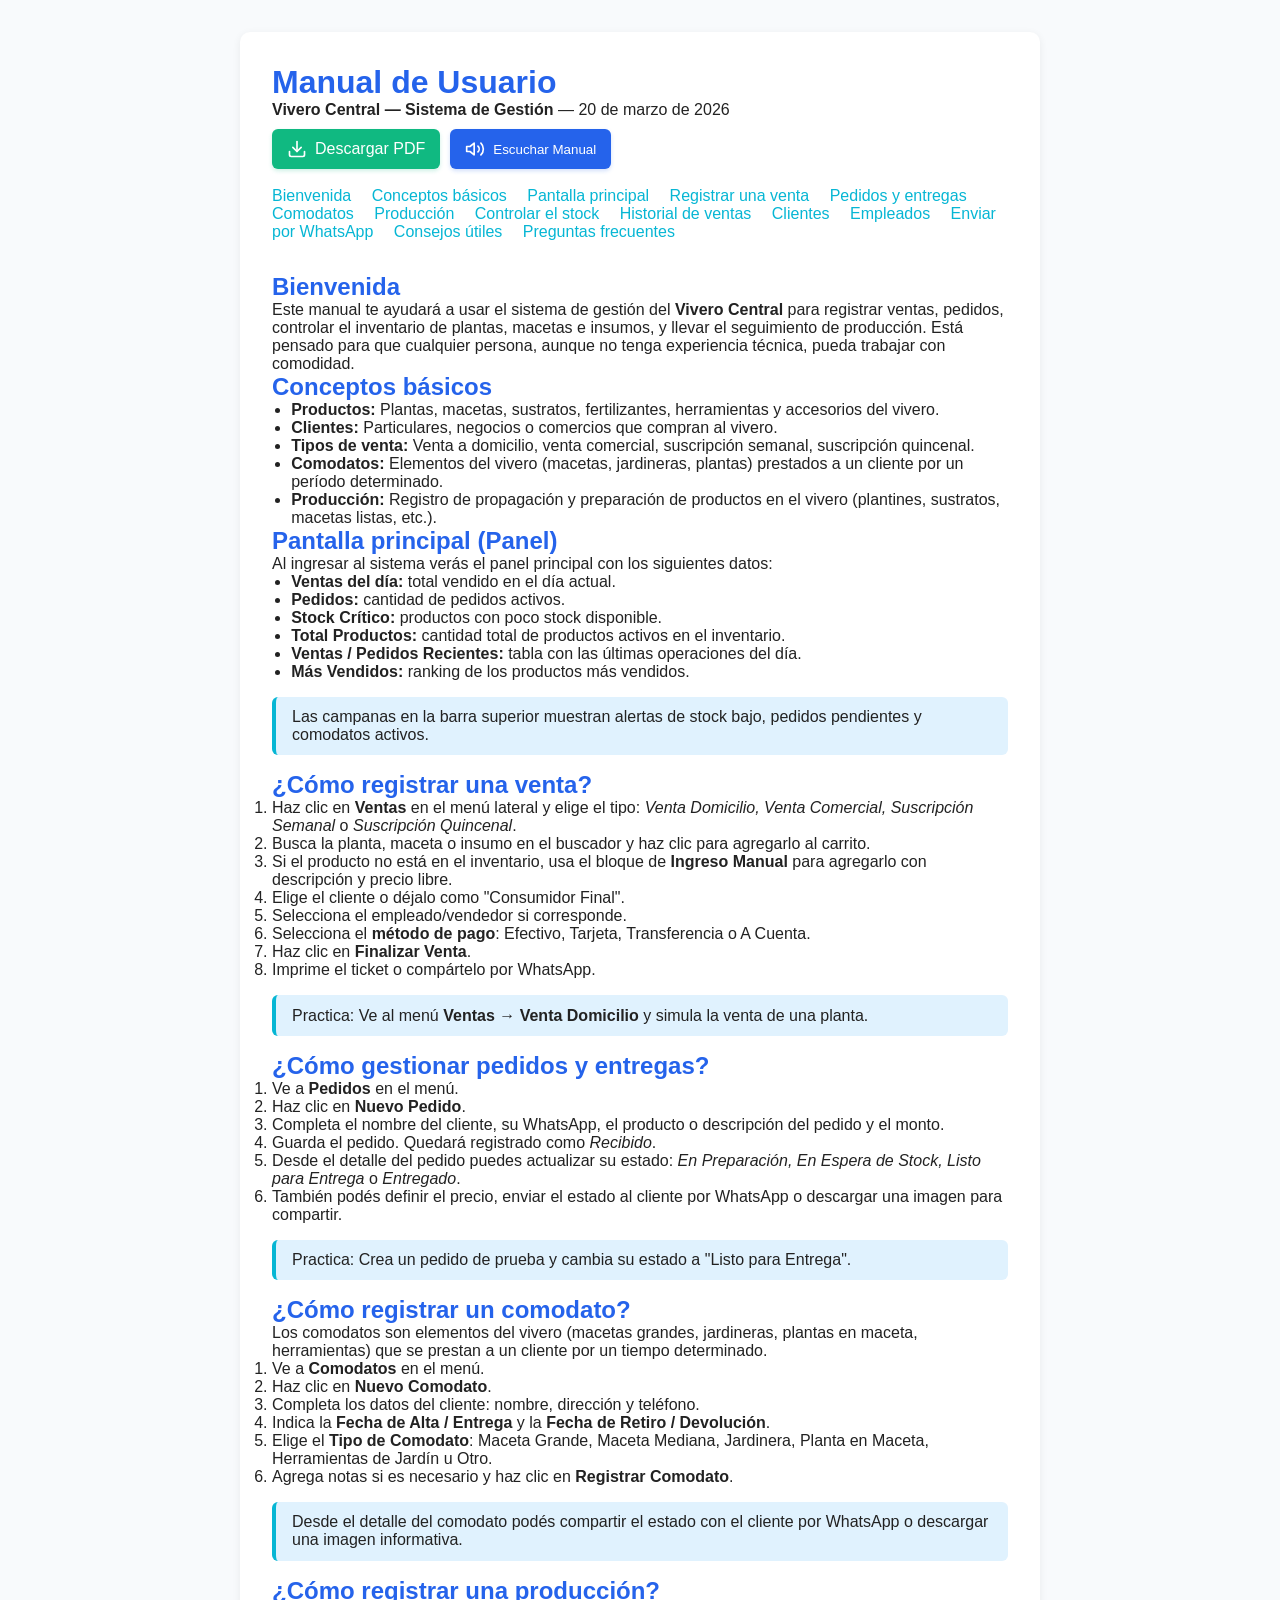
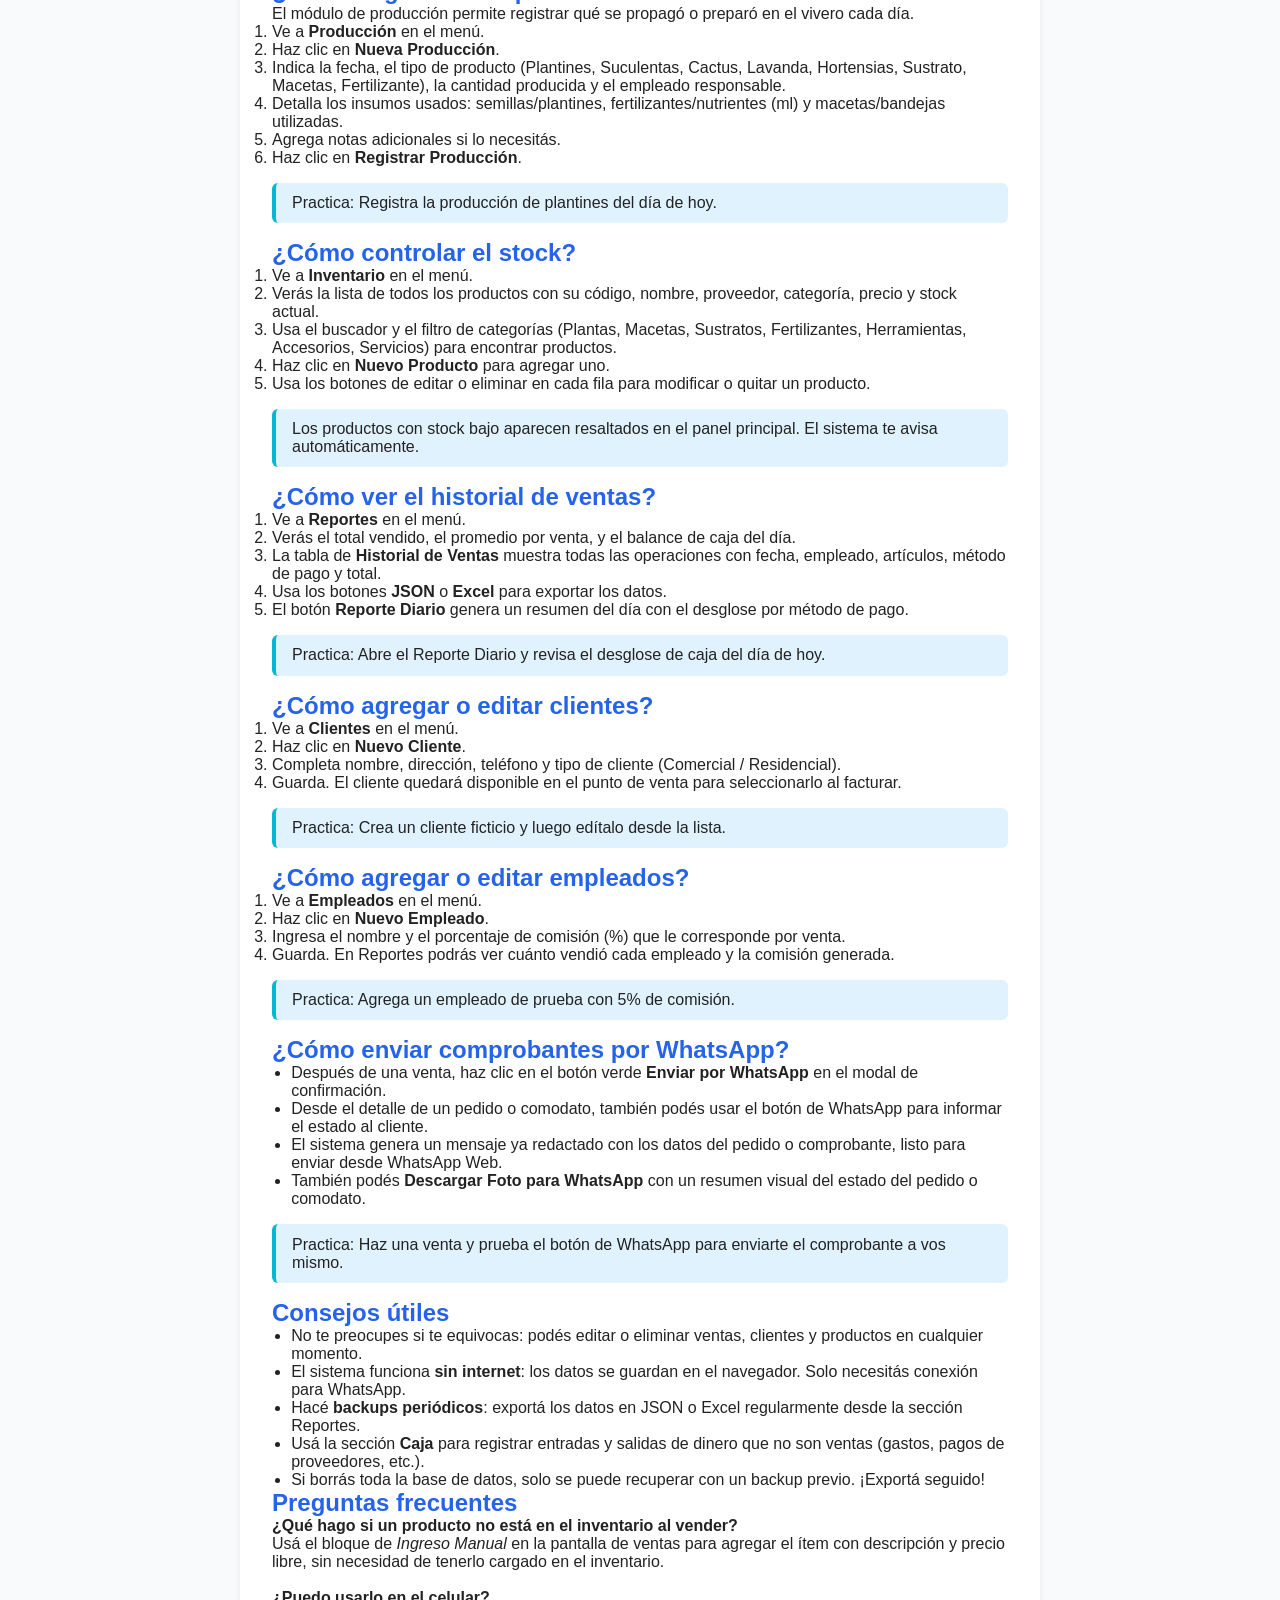
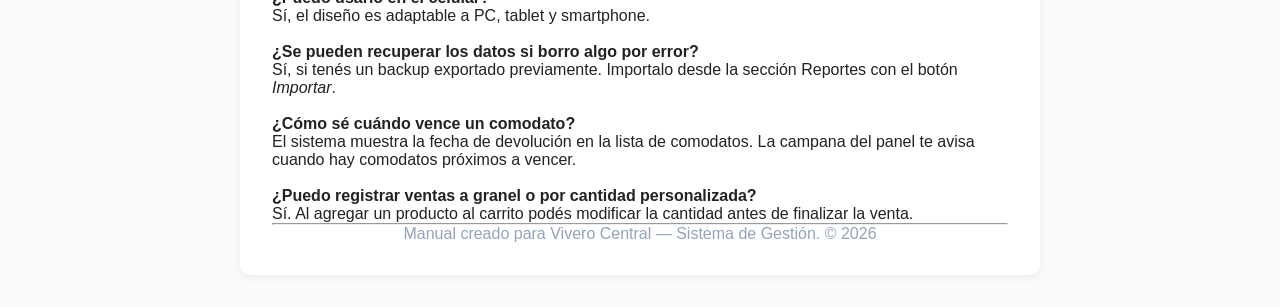
<file: MANUAL_USUARIO.html>
<!DOCTYPE html>
<html lang="es">

<head>
    <meta charset="UTF-8">
    <meta name="viewport" content="width=device-width, initial-scale=1.0">
    <title>Manual de Usuario - Vivero Central</title>
    <link rel="stylesheet" href="style.css">
    <style>
        body {
            background: #f8fafc;
            color: #222;
            font-family: 'Outfit', sans-serif;
            margin: 0;
            padding: 0;
        }

        .manual-container {
            max-width: 800px;
            margin: 2rem auto;
            background: #fff;
            border-radius: 10px;
            box-shadow: 0 2px 8px #0001;
            padding: 2rem;
        }

        h1,
        h2,
        h3 {
            color: #2563eb;
        }

        nav {
            margin-bottom: 2rem;
        }

        nav a {
            margin-right: 1rem;
            color: #06b6d4;
            text-decoration: none;
            font-weight: 500;
        }

        nav a:hover {
            text-decoration: underline;
        }

        .tip {
            background: #e0f2fe;
            border-left: 4px solid #06b6d4;
            padding: 0.7em 1em;
            margin: 1em 0;
            border-radius: 6px;
        }

        ul {
            margin-left: 1.2em;
        }

        @media (max-width: 600px) {
            .manual-container {
                padding: 1rem;
            }
        }
    </style>
</head>

<body>
    <div class="manual-container">
        <h1>Manual de Usuario</h1>
        <div style="display: flex; justify-content: space-between; align-items: center; flex-wrap: wrap; gap: 10px;">
            <p style="margin: 0;"><strong>Vivero Central &mdash; Sistema de Gestión</strong> &mdash; 20 de marzo de 2026
            </p>
            <div style="display: flex; gap: 10px; align-items: center; flex-wrap: wrap;">
                <a href="Manual de Usuario.pdf" download="Manual de Usuario.pdf" title="Descargar Manual en PDF"
                    style="background: #10b981; color: white; text-decoration: none; border: none; padding: 10px 15px; border-radius: 6px; font-family: 'Outfit', sans-serif; font-weight: 500; display: flex; align-items: center; gap: 8px; box-shadow: 0 2px 4px rgba(16,185,129,0.2); cursor: pointer;">
                    <svg xmlns="http://www.w3.org/2000/svg" width="20" height="20" viewBox="0 0 24 24" fill="none"
                        stroke="currentColor" stroke-width="2" stroke-linecap="round" stroke-linejoin="round">
                        <path d="M21 15v4a2 2 0 0 1-2 2H5a2 2 0 0 1-2-2v-4"></path>
                        <polyline points="7 10 12 15 17 10"></polyline>
                        <line x1="12" y1="15" x2="12" y2="3"></line>
                    </svg>
                    <span>Descargar PDF</span>
                </a>
                <button id="read-btn"
                    style="background: #2563eb; color: white; border: none; padding: 10px 15px; border-radius: 6px; cursor: pointer; font-family: 'Outfit', sans-serif; font-weight: 500; display: flex; align-items: center; gap: 8px; box-shadow: 0 2px 4px rgba(37,99,235,0.2);">
                    <svg xmlns="http://www.w3.org/2000/svg" width="20" height="20" viewBox="0 0 24 24" fill="none"
                        stroke="currentColor" stroke-width="2" stroke-linecap="round" stroke-linejoin="round">
                        <polygon points="11 5 6 9 2 9 2 15 6 15 11 19 11 5"></polygon>
                        <path d="M15.54 8.46a5 5 0 0 1 0 7.07"></path>
                        <path d="M19.07 4.93a10 10 0 0 1 0 14.14"></path>
                    </svg>
                    <span id="read-text">Escuchar Manual</span>
                </button>
            </div>
        </div>
        <br>
        <nav>
            <a href="#bienvenida">Bienvenida</a>
            <a href="#conceptos">Conceptos básicos</a>
            <a href="#panel">Pantalla principal</a>
            <a href="#ventas">Registrar una venta</a>
            <a href="#pedidos">Pedidos y entregas</a>
            <a href="#comodatos">Comodatos</a>
            <a href="#produccion">Producción</a>
            <a href="#stock">Controlar el stock</a>
            <a href="#historial">Historial de ventas</a>
            <a href="#clientes">Clientes</a>
            <a href="#empleados">Empleados</a>
            <a href="#whatsapp">Enviar por WhatsApp</a>
            <a href="#consejos">Consejos útiles</a>
            <a href="#faq">Preguntas frecuentes</a>
        </nav>

        <h2 id="bienvenida">Bienvenida</h2>
        <p>Este manual te ayudará a usar el sistema de gestión del <strong>Vivero Central</strong> para registrar
            ventas, pedidos, controlar el inventario de plantas, macetas e insumos, y llevar el seguimiento de
            producción. Está pensado para que cualquier persona, aunque no tenga experiencia técnica, pueda trabajar con
            comodidad.</p>

        <h2 id="conceptos">Conceptos básicos</h2>
        <ul>
            <li><b>Productos:</b> Plantas, macetas, sustratos, fertilizantes, herramientas y accesorios del vivero.</li>
            <li><b>Clientes:</b> Particulares, negocios o comercios que compran al vivero.</li>
            <li><b>Tipos de venta:</b> Venta a domicilio, venta comercial, suscripción semanal, suscripción quincenal.
            </li>
            <li><b>Comodatos:</b> Elementos del vivero (macetas, jardineras, plantas) prestados a un cliente por un
                período determinado.</li>
            <li><b>Producción:</b> Registro de propagación y preparación de productos en el vivero (plantines,
                sustratos, macetas listas, etc.).</li>
        </ul>

        <h2 id="panel">Pantalla principal (Panel)</h2>
        <p>Al ingresar al sistema verás el panel principal con los siguientes datos:</p>
        <ul>
            <li><b>Ventas del día:</b> total vendido en el día actual.</li>
            <li><b>Pedidos:</b> cantidad de pedidos activos.</li>
            <li><b>Stock Crítico:</b> productos con poco stock disponible.</li>
            <li><b>Total Productos:</b> cantidad total de productos activos en el inventario.</li>
            <li><b>Ventas / Pedidos Recientes:</b> tabla con las últimas operaciones del día.</li>
            <li><b>Más Vendidos:</b> ranking de los productos más vendidos.</li>
        </ul>
        <div class="tip">Las campanas en la barra superior muestran alertas de stock bajo, pedidos pendientes y
            comodatos activos.</div>

        <h2 id="ventas">¿Cómo registrar una venta?</h2>
        <ol>
            <li>Haz clic en <b>Ventas</b> en el menú lateral y elige el tipo: <em>Venta Domicilio, Venta Comercial,
                    Suscripción Semanal</em> o <em>Suscripción Quincenal</em>.</li>
            <li>Busca la planta, maceta o insumo en el buscador y haz clic para agregarlo al carrito.</li>
            <li>Si el producto no está en el inventario, usa el bloque de <b>Ingreso Manual</b> para agregarlo con
                descripción y precio libre.</li>
            <li>Elige el cliente o déjalo como "Consumidor Final".</li>
            <li>Selecciona el empleado/vendedor si corresponde.</li>
            <li>Selecciona el <b>método de pago</b>: Efectivo, Tarjeta, Transferencia o A Cuenta.</li>
            <li>Haz clic en <b>Finalizar Venta</b>.</li>
            <li>Imprime el ticket o compártelo por WhatsApp.</li>
        </ol>
        <div class="tip">Practica: Ve al menú <b>Ventas → Venta Domicilio</b> y simula la venta de una planta.</div>

        <h2 id="pedidos">¿Cómo gestionar pedidos y entregas?</h2>
        <ol>
            <li>Ve a <b>Pedidos</b> en el menú.</li>
            <li>Haz clic en <b>Nuevo Pedido</b>.</li>
            <li>Completa el nombre del cliente, su WhatsApp, el producto o descripción del pedido y el monto.</li>
            <li>Guarda el pedido. Quedará registrado como <em>Recibido</em>.</li>
            <li>Desde el detalle del pedido puedes actualizar su estado: <em>En Preparación, En Espera de Stock, Listo
                    para Entrega</em> o <em>Entregado</em>.</li>
            <li>También podés definir el precio, enviar el estado al cliente por WhatsApp o descargar una imagen para
                compartir.</li>
        </ol>
        <div class="tip">Practica: Crea un pedido de prueba y cambia su estado a "Listo para Entrega".</div>

        <h2 id="comodatos">¿Cómo registrar un comodato?</h2>
        <p>Los comodatos son elementos del vivero (macetas grandes, jardineras, plantas en maceta, herramientas) que se
            prestan a un cliente por un tiempo determinado.</p>
        <ol>
            <li>Ve a <b>Comodatos</b> en el menú.</li>
            <li>Haz clic en <b>Nuevo Comodato</b>.</li>
            <li>Completa los datos del cliente: nombre, dirección y teléfono.</li>
            <li>Indica la <b>Fecha de Alta / Entrega</b> y la <b>Fecha de Retiro / Devolución</b>.</li>
            <li>Elige el <b>Tipo de Comodato</b>: Maceta Grande, Maceta Mediana, Jardinera, Planta en Maceta,
                Herramientas de Jardín u Otro.</li>
            <li>Agrega notas si es necesario y haz clic en <b>Registrar Comodato</b>.</li>
        </ol>
        <div class="tip">Desde el detalle del comodato podés compartir el estado con el cliente por WhatsApp o descargar
            una imagen informativa.</div>

        <h2 id="produccion">¿Cómo registrar una producción?</h2>
        <p>El módulo de producción permite registrar qué se propagó o preparó en el vivero cada día.</p>
        <ol>
            <li>Ve a <b>Producción</b> en el menú.</li>
            <li>Haz clic en <b>Nueva Producción</b>.</li>
            <li>Indica la fecha, el tipo de producto (Plantines, Suculentas, Cactus, Lavanda, Hortensias, Sustrato,
                Macetas, Fertilizante), la cantidad producida y el empleado responsable.</li>
            <li>Detalla los insumos usados: semillas/plantines, fertilizantes/nutrientes (ml) y macetas/bandejas
                utilizadas.</li>
            <li>Agrega notas adicionales si lo necesitás.</li>
            <li>Haz clic en <b>Registrar Producción</b>.</li>
        </ol>
        <div class="tip">Practica: Registra la producción de plantines del día de hoy.</div>

        <h2 id="stock">¿Cómo controlar el stock?</h2>
        <ol>
            <li>Ve a <b>Inventario</b> en el menú.</li>
            <li>Verás la lista de todos los productos con su código, nombre, proveedor, categoría, precio y stock
                actual.</li>
            <li>Usa el buscador y el filtro de categorías (Plantas, Macetas, Sustratos, Fertilizantes, Herramientas,
                Accesorios, Servicios) para encontrar productos.</li>
            <li>Haz clic en <b>Nuevo Producto</b> para agregar uno.</li>
            <li>Usa los botones de editar o eliminar en cada fila para modificar o quitar un producto.</li>
        </ol>
        <div class="tip">Los productos con stock bajo aparecen resaltados en el panel principal. El sistema te avisa
            automáticamente.</div>

        <h2 id="historial">¿Cómo ver el historial de ventas?</h2>
        <ol>
            <li>Ve a <b>Reportes</b> en el menú.</li>
            <li>Verás el total vendido, el promedio por venta, y el balance de caja del día.</li>
            <li>La tabla de <b>Historial de Ventas</b> muestra todas las operaciones con fecha, empleado, artículos,
                método de pago y total.</li>
            <li>Usa los botones <b>JSON</b> o <b>Excel</b> para exportar los datos.</li>
            <li>El botón <b>Reporte Diario</b> genera un resumen del día con el desglose por método de pago.</li>
        </ol>
        <div class="tip">Practica: Abre el Reporte Diario y revisa el desglose de caja del día de hoy.</div>

        <h2 id="clientes">¿Cómo agregar o editar clientes?</h2>
        <ol>
            <li>Ve a <b>Clientes</b> en el menú.</li>
            <li>Haz clic en <b>Nuevo Cliente</b>.</li>
            <li>Completa nombre, dirección, teléfono y tipo de cliente (Comercial / Residencial).</li>
            <li>Guarda. El cliente quedará disponible en el punto de venta para seleccionarlo al facturar.</li>
        </ol>
        <div class="tip">Practica: Crea un cliente ficticio y luego edítalo desde la lista.</div>

        <h2 id="empleados">¿Cómo agregar o editar empleados?</h2>
        <ol>
            <li>Ve a <b>Empleados</b> en el menú.</li>
            <li>Haz clic en <b>Nuevo Empleado</b>.</li>
            <li>Ingresa el nombre y el porcentaje de comisión (%) que le corresponde por venta.</li>
            <li>Guarda. En Reportes podrás ver cuánto vendió cada empleado y la comisión generada.</li>
        </ol>
        <div class="tip">Practica: Agrega un empleado de prueba con 5% de comisión.</div>

        <h2 id="whatsapp">¿Cómo enviar comprobantes por WhatsApp?</h2>
        <ul>
            <li>Después de una venta, haz clic en el botón verde <b>Enviar por WhatsApp</b> en el modal de confirmación.
            </li>
            <li>Desde el detalle de un pedido o comodato, también podés usar el botón de WhatsApp para informar el
                estado al cliente.</li>
            <li>El sistema genera un mensaje ya redactado con los datos del pedido o comprobante, listo para enviar
                desde WhatsApp Web.</li>
            <li>También podés <b>Descargar Foto para WhatsApp</b> con un resumen visual del estado del pedido o
                comodato.</li>
        </ul>
        <div class="tip">Practica: Haz una venta y prueba el botón de WhatsApp para enviarte el comprobante a vos mismo.
        </div>

        <h2 id="consejos">Consejos útiles</h2>
        <ul>
            <li>No te preocupes si te equivocas: podés editar o eliminar ventas, clientes y productos en cualquier
                momento.</li>
            <li>El sistema funciona <b>sin internet</b>: los datos se guardan en el navegador. Solo necesitás conexión
                para WhatsApp.</li>
            <li>Hacé <b>backups periódicos</b>: exportá los datos en JSON o Excel regularmente desde la sección
                Reportes.</li>
            <li>Usá la sección <b>Caja</b> para registrar entradas y salidas de dinero que no son ventas (gastos, pagos
                de proveedores, etc.).</li>
            <li>Si borrás toda la base de datos, solo se puede recuperar con un backup previo. ¡Exportá seguido!</li>
        </ul>

        <h2 id="faq">Preguntas frecuentes</h2>
        <b>¿Qué hago si un producto no está en el inventario al vender?</b>
        <div>Usá el bloque de <em>Ingreso Manual</em> en la pantalla de ventas para agregar el ítem con descripción y
            precio libre, sin necesidad de tenerlo cargado en el inventario.</div>
        <br>
        <b>¿Puedo usarlo en el celular?</b>
        <div>Sí, el diseño es adaptable a PC, tablet y smartphone.</div>
        <br>
        <b>¿Se pueden recuperar los datos si borro algo por error?</b>
        <div>Sí, si tenés un backup exportado previamente. Importalo desde la sección Reportes con el botón
            <em>Importar</em>.
        </div>
        <br>
        <b>¿Cómo sé cuándo vence un comodato?</b>
        <div>El sistema muestra la fecha de devolución en la lista de comodatos. La campana del panel te avisa cuando
            hay comodatos próximos a vencer.</div>
        <br>
        <b>¿Puedo registrar ventas a granel o por cantidad personalizada?</b>
        <div>Sí. Al agregar un producto al carrito podés modificar la cantidad antes de finalizar la venta.</div>

        <hr>
        <p style="text-align:center; color:#94a3b8;">Manual creado para Vivero Central &mdash; Sistema de Gestión.
            &copy; 2026</p>
    </div>

    <script>
        document.addEventListener('DOMContentLoaded', () => {
            const btn = document.getElementById('read-btn');
            const textSpan = document.getElementById('read-text');
            let isPlaying = false;
            let utterance = null;

            const manualText = `Manual de Usuario. Bienvenido al sistema de gestión del Vivero Central. Este manual te ayudará a entender cómo usar el programa para registrar ventas, pedidos, comodatos y controlar el inventario de plantas, macetas e insumos. Está pensado para que cualquier persona, aunque no tenga experiencia técnica, pueda trabajar con comodidad.

Conceptos básicos. Los productos del vivero incluyen plantas, macetas, sustratos, fertilizantes, herramientas y accesorios. Los clientes pueden ser particulares o negocios. Los tipos de venta son: venta a domicilio, venta comercial, suscripción semanal y suscripción quincenal. Los comodatos son elementos del vivero prestados a un cliente por un período determinado, como macetas grandes, jardineras o plantas. Y la producción es el registro de lo que se propagó o preparó en el vivero cada día.

Pantalla principal. Al ingresar verás las ventas del día, pedidos activos, alertas de stock bajo y el total de productos en inventario. Las campanas en la barra superior muestran alertas importantes.

Cómo registrar una venta. Haz clic en Ventas en el menú y elige el tipo de venta. Busca el producto y agrégalo al carrito. Si el producto no está en el inventario, usá el ingreso manual. Elige el cliente y el empleado, seleccioná el método de pago y haz clic en Finalizar Venta. Podés imprimir el ticket o enviarlo por WhatsApp.

Cómo gestionar pedidos. Ve a Pedidos y haz clic en Nuevo Pedido. Completa los datos del cliente, el producto y el monto. Desde el detalle podés actualizar el estado del pedido y notificar al cliente por WhatsApp.

Cómo registrar un comodato. Ve a Comodatos y haz clic en Nuevo Comodato. Completá los datos del cliente, las fechas de entrega y devolución, el tipo de elemento prestado y las notas necesarias. Desde el detalle podés compartir el estado por WhatsApp o descargar una imagen informativa.

Cómo registrar una producción. Ve a Producción y haz clic en Nueva Producción. Indicá la fecha, el tipo de producto producido, la cantidad, el empleado responsable y los insumos utilizados. Guardá el registro.

Cómo controlar el stock. Ve a Inventario para ver todos los productos. Podés filtrar por categoría, agregar nuevos productos, editarlos o eliminarlos. El sistema te avisa cuando el stock es bajo.

Cómo ver el historial de ventas. Ve a Reportes para ver el resumen de ventas, el balance de caja y el historial completo. Podés exportar los datos en Excel o JSON y generar el reporte diario con el desglose por método de pago.

Consejos útiles. No te preocupes si te equivocás: podés editar o eliminar datos en cualquier momento. El sistema funciona sin internet. Hacé backups periódicos exportando los datos. Usá la sección Caja para gastos y pagos que no son ventas.

¡Muchos éxitos en tu trabajo en el Vivero Central!`;

            window.addEventListener('beforeunload', () => {
                window.speechSynthesis.cancel();
            });

            btn.addEventListener('click', () => {
                if (!isPlaying) {
                    window.speechSynthesis.cancel();
                    utterance = new SpeechSynthesisUtterance(manualText);

                    const voices = window.speechSynthesis.getVoices();
                    const spanishVoice = voices.find(v => v.lang.startsWith('es') && (v.name.includes('Mujer') || v.name.includes('Female') || v.name.includes('Monica') || v.name.includes('Lucia') || v.name.includes('Conchita') || v.name.includes('Ximena'))) || voices.find(v => v.lang.startsWith('es'));

                    if (spanishVoice) {
                        utterance.voice = spanishVoice;
                    }
                    utterance.lang = 'es-ES';
                    utterance.rate = 1.0;
                    utterance.pitch = 1.1;

                    utterance.onend = () => {
                        isPlaying = false;
                        btn.style.background = "#2563eb";
                        btn.innerHTML = `<svg xmlns="http://www.w3.org/2000/svg" width="20" height="20" viewBox="0 0 24 24" fill="none" stroke="currentColor" stroke-width="2" stroke-linecap="round" stroke-linejoin="round"><polygon points="11 5 6 9 2 9 2 15 6 15 11 19 11 5"></polygon><path d="M15.54 8.46a5 5 0 0 1 0 7.07"></path><path d="M19.07 4.93a10 10 0 0 1 0 14.14"></path></svg><span id="read-text">Escuchar Manual</span>`;
                    };

                    window.speechSynthesis.speak(utterance);
                    isPlaying = true;
                    btn.style.background = "#ef4444";
                    btn.innerHTML = `<svg xmlns="http://www.w3.org/2000/svg" width="20" height="20" viewBox="0 0 24 24" fill="none" stroke="currentColor" stroke-width="2" stroke-linecap="round" stroke-linejoin="round"><rect x="6" y="4" width="4" height="16"></rect><rect x="14" y="4" width="4" height="16"></rect></svg><span id="read-text">Detener Audición</span>`;
                } else {
                    window.speechSynthesis.cancel();
                    isPlaying = false;
                    btn.style.background = "#2563eb";
                    btn.innerHTML = `<svg xmlns="http://www.w3.org/2000/svg" width="20" height="20" viewBox="0 0 24 24" fill="none" stroke="currentColor" stroke-width="2" stroke-linecap="round" stroke-linejoin="round"><polygon points="11 5 6 9 2 9 2 15 6 15 11 19 11 5"></polygon><path d="M15.54 8.46a5 5 0 0 1 0 7.07"></path><path d="M19.07 4.93a10 10 0 0 1 0 14.14"></path></svg><span id="read-text">Escuchar Manual</span>`;
                }
            });

            if (speechSynthesis.onvoiceschanged !== undefined) {
                speechSynthesis.onvoiceschanged = () => window.speechSynthesis.getVoices();
            }
        });
    </script>
</body>

</html>
</file>
<file: style.css>
:root {
    --bg-body: #0f172a;
    --bg-surface: #1e293b;
    --bg-glass: rgba(30, 41, 59, 0.7);
    --border-glass: rgba(255, 255, 255, 0.1);

    --primary: #3b82f6;
    --primary-hover: #2563eb;
    --secondary: #64748b;
    --accent: #06b6d4;

    --text-main: #f8fafc;
    --text-muted: #94a3b8;

    --success: #10b981;
    --warning: #f59e0b;
    --danger: #ef4444;

    /* Custom Input Widths */
    .half-width {
        width: 48%;
    }

    .row-inputs {
        display: flex;
        justify-content: space-between;
        margin-top: 5px;
        margin-bottom: 5px;
    }

    --sidebar-width: 260px;
    --header-height: 80px;

    --shadow-sm: 0 4px 6px -1px rgba(0, 0, 0, 0.1),
    0 2px 4px -1px rgba(0, 0, 0, 0.06);
    --shadow-lg: 0 10px 15px -3px rgba(0, 0, 0, 0.1),
    0 4px 6px -2px rgba(0, 0, 0, 0.05);
}

* {
    margin: 0;
    padding: 0;
    box-sizing: border-box;
    font-family: 'Outfit', sans-serif;
}

body {
    background-color: var(--bg-body);
    background-image:
        radial-gradient(at 0% 0%, rgba(59, 130, 246, 0.15) 0px, transparent 50%),
        radial-gradient(at 100% 0%, rgba(6, 182, 212, 0.15) 0px, transparent 50%);
    background-attachment: fixed;
    color: var(--text-main);
    min-height: 100vh;
}

/* Layout */
.app-container {
    display: flex;
    min-height: 100vh;
}

/* Sidebar */
.sidebar {
    width: var(--sidebar-width);
    background: var(--bg-glass);
    backdrop-filter: blur(12px);
    -webkit-backdrop-filter: blur(12px);
    border-right: 1px solid var(--border-glass);
    display: flex;
    flex-direction: column;
    padding: 2rem;
    position: fixed;
    height: 100vh;
    z-index: 100;
    overflow: hidden;
}

.logo {
    display: flex;
    align-items: center;
    gap: 12px;
    font-size: 1.5rem;
    font-weight: 700;
    color: var(--text-main);
    margin-bottom: 3rem;
    letter-spacing: 0.5px;
}

.logo img {
    flex-shrink: 0;
    filter: drop-shadow(0 0 8px rgba(59, 130, 246, 0.3));
    transition: transform 0.3s ease;
}

.logo img:hover {
    transform: scale(1.05);
}

.nav-links {
    list-style: none;
    flex: 1;
    display: flex;
    flex-direction: column;
    gap: 0.5rem;
    min-height: 0;
    overflow-y: auto;
    padding-right: 6px;
}

.nav-links li a {
    display: flex;
    align-items: center;
    gap: 12px;
    padding: 14px 16px;
    border-radius: 12px;
    color: var(--text-muted);
    text-decoration: none;
    font-weight: 500;
    transition: all 0.3s ease;
}

.nav-links li.active a,
.nav-links li a:hover {
    background: rgba(59, 130, 246, 0.1);
    color: var(--primary);
}

.nav-links li.active a i {
    color: var(--primary);
}

.user-profile {
    display: flex;
    align-items: center;
    gap: 12px;
    padding-top: 1.5rem;
    border-top: 1px solid var(--border-glass);
    margin-top: auto;
}

.user-profile img {
    width: 40px;
    height: 40px;
    border-radius: 50%;
    border: 2px solid var(--primary);
}

.user-info h4 {
    font-size: 0.9rem;
    font-weight: 600;
}

.user-info p {
    font-size: 0.75rem;
    color: var(--text-muted);
}

#logout-btn {
    margin-left: auto;
    cursor: pointer;
    color: var(--text-muted);
    transition: 0.2s;
}

#logout-btn:hover {
    color: var(--danger);
}

/* Main Content */
.main-content {
    flex: 1;
    margin-left: var(--sidebar-width);
    padding: 2rem 3rem;
}

/* Header */
header {
    display: flex;
    justify-content: space-between;
    align-items: center;
    margin-bottom: 2.5rem;
    gap: 2rem;
}

.header-title h1 {
    font-size: 1.8rem;
    font-weight: 600;
    margin-bottom: 0.25rem;
}

.header-title p {
    color: var(--text-muted);
    font-size: 0.95rem;
}

.search-box {
    background: var(--bg-surface);
    border: 1px solid var(--border-glass);
    padding: 10px 18px;
    border-radius: 14px;
    display: flex;
    align-items: center;
    gap: 10px;
    width: 400px;
    transition: 0.3s border-color;
}

.search-box:focus-within {
    border-color: var(--primary);
    box-shadow: 0 0 0 2px rgba(59, 130, 246, 0.2);
}

.search-box i {
    color: var(--text-muted);
    font-size: 1.2rem;
}

.search-box input {
    background: transparent;
    border: none;
    outline: none;
    color: var(--text-main);
    width: 100%;
    font-size: 0.95rem;
}

.header-actions {
    display: flex;
    gap: 1rem;
}

.icon-btn {
    width: 44px;
    height: 44px;
    border-radius: 12px;
    border: 1px solid var(--border-glass);
    background: var(--bg-surface);
    color: var(--text-main);
    display: flex;
    align-items: center;
    justify-content: center;
    font-size: 1.25rem;
    cursor: pointer;
    position: relative;
    transition: 0.3s;
}

.icon-btn:hover {
    background: rgba(255, 255, 255, 0.05);
}

.badge {
    position: absolute;
    top: -5px;
    right: -5px;
    background: var(--danger);
    color: white;
    font-size: 0.65rem;
    padding: 2px 6px;
    border-radius: 10px;
    font-weight: 700;
    border: 2px solid var(--bg-body);
}

.primary-btn {
    background: linear-gradient(135deg, var(--primary) 0%, #2563eb 100%);
    color: white;
    border: none;
    padding: 0 24px;
    border-radius: 12px;
    font-weight: 600;
    cursor: pointer;
    display: flex;
    align-items: center;
    gap: 8px;
    transition: 0.3s;
    box-shadow: 0 4px 12px rgba(37, 99, 235, 0.3);
}

.primary-btn:hover {
    transform: translateY(-2px);
    box-shadow: 0 6px 16px rgba(37, 99, 235, 0.4);
}

.secondary-btn {
    background: transparent;
    border: 1px solid var(--border-glass);
    color: var(--text-main);
    padding: 12px 24px;
    border-radius: 12px;
    font-weight: 500;
    cursor: pointer;
    transition: 0.3s;
}

.secondary-btn:hover {
    background: rgba(255, 255, 255, 0.05);
}

.full-width {
    width: 100%;
}

/* Hero Banner Styles */
/* Banner principal actualizado */
.hero-banner {
    width: 100%;
    height: 240px;
    border-radius: 20px;
    margin-bottom: 2.5rem;
    position: relative;
    overflow: hidden;
    background-image: url('banner_vivero.svg');
    background-size: cover;
    background-position: center;
    box-shadow: 0 20px 25px -5px rgba(0, 0, 0, 0.1), 0 10px 10px -5px rgba(0, 0, 0, 0.04);
}

.hero-overlay {
    position: absolute;
    bottom: 0;
    left: 0;
    width: 100%;
    height: 100%;
    background: linear-gradient(180deg, rgba(15, 23, 42, 0) 0%, rgba(15, 23, 42, 0.8) 100%);
    display: flex;
    align-items: flex-end;
    padding: 2rem;
    transition: 0.3s;
}

.hero-logo {
    width: 110px;
    height: 110px;
    object-fit: contain;
    flex: 0 0 auto;
    margin-right: 18px;
    border-radius: 18px;
    background: rgba(30, 41, 59, 0.35);
    border: 1px solid rgba(255, 255, 255, 0.12);
    box-shadow: 0 20px 25px -5px rgba(0, 0, 0, 0.25), 0 10px 10px -5px rgba(0, 0, 0, 0.16);
    backdrop-filter: blur(10px);
    -webkit-backdrop-filter: blur(10px);
}

.hero-banner:hover .hero-overlay {
    background: linear-gradient(180deg, rgba(15, 23, 42, 0) 0%, rgba(15, 23, 42, 0.95) 100%);
}

.banner-text {
    transform: translateY(0);
    transition: 0.3s transform;
}

.hero-banner:hover .banner-text {
    transform: translateY(-5px);
}

.banner-text h2 {
    font-size: 2rem;
    font-weight: 700;
    margin-bottom: 0.5rem;
    color: white;
    text-shadow: 0 2px 4px rgba(0, 0, 0, 0.5);
}

.banner-text p {
    font-size: 1.1rem;
    color: rgba(255, 255, 255, 0.9);
    text-shadow: 0 1px 2px rgba(0, 0, 0, 0.5);
}

/* Stats Grid */
.stats-grid {
    display: grid;
    grid-template-columns: repeat(auto-fit, minmax(240px, 1fr));
    gap: 1.5rem;
    margin-bottom: 2.5rem;
}

.stat-card {
    background: var(--bg-glass);
    border: 1px solid var(--border-glass);
    padding: 1.5rem;
    border-radius: 16px;
    display: flex;
    gap: 1.5rem;
    align-items: center;
    transition: 0.3s;
}

.stat-card:hover {
    transform: translateY(-4px);
    border-color: rgba(59, 130, 246, 0.3);
}

.stat-icon {
    width: 56px;
    height: 56px;
    border-radius: 14px;
    display: flex;
    align-items: center;
    justify-content: center;
    font-size: 1.75rem;
}

.stat-icon.revenue {
    background: rgba(16, 185, 129, 0.15);
    color: var(--success);
}

.stat-icon.orders {
    background: rgba(59, 130, 246, 0.15);
    color: var(--primary);
}

.stat-icon.products {
    background: rgba(245, 158, 11, 0.15);
    color: var(--warning);
}

.stat-icon.customers {
    background: rgba(236, 72, 153, 0.15);
    color: #ec4899;
}

.stat-details h3 {
    font-size: 0.9rem;
    color: var(--text-muted);
    font-weight: 500;
    margin-bottom: 4px;
}

.stat-details h2 {
    font-size: 1.5rem;
    font-weight: 700;
    margin-bottom: 4px;
}

.trend {
    font-size: 0.8rem;
    display: flex;
    align-items: center;
    gap: 4px;
    font-weight: 500;
}

.trend.up {
    color: var(--success);
}

.trend.down {
    color: var(--danger);
}

/* Content Grid */
.content-grid {
    display: grid;
    grid-template-columns: 2fr 1fr;
    gap: 1.5rem;
}

.card {
    background: var(--bg-glass);
    border: 1px solid var(--border-glass);
    border-radius: 16px;
    padding: 1.5rem;
}

.card-header {
    display: flex;
    justify-content: space-between;
    align-items: center;
    margin-bottom: 1.5rem;
}

.card-header h3 {
    font-size: 1.1rem;
    font-weight: 600;
}

.view-all {
    color: var(--primary);
    text-decoration: none;
    font-size: 0.9rem;
    font-weight: 500;
}

/* Table */
table {
    width: 100%;
    border-collapse: collapse;
}

th {
    text-align: left;
    color: var(--text-muted);
    font-size: 0.85rem;
    font-weight: 500;
    padding-bottom: 1rem;
    border-bottom: 1px solid var(--border-glass);
}

td {
    padding: 1rem 0;
    font-size: 0.95rem;
    border-bottom: 1px solid rgba(255, 255, 255, 0.03);
}

tr:last-child td {
    border-bottom: none;
}

.status {
    padding: 4px 10px;
    border-radius: 20px;
    font-size: 0.75rem;
    font-weight: 600;
}

.status.completed {
    background: rgba(16, 185, 129, 0.15);
    color: var(--success);
}

.status.pending {
    background: rgba(245, 158, 11, 0.15);
    color: var(--warning);
}

/* Product List */
.product-list {
    display: flex;
    flex-direction: column;
    gap: 1.25rem;
    margin-bottom: 1.5rem;
}

.product-item {
    display: flex;
    align-items: center;
    gap: 1rem;
}

.product-img {
    width: 48px;
    height: 48px;
    border-radius: 12px;
    display: flex;
    align-items: center;
    justify-content: center;
    font-size: 1.25rem;
    color: white;
}

.product-info {
    flex: 1;
}

.product-info h4 {
    font-size: 0.95rem;
    margin-bottom: 2px;
}

.product-info small {
    color: var(--text-muted);
    font-size: 0.8rem;
}

.product-sales {
    text-align: right;
    font-size: 0.9rem;
    color: var(--text-muted);
}

.product-sales strong {
    color: var(--text-main);
}

/* Responsive */
@media (max-width: 1024px) {
    .content-grid {
        grid-template-columns: 1fr;
    }
}

/* Modal Styles */
.modal {
    display: none;
    position: fixed;
    top: 0;
    left: 0;
    width: 100%;
    height: 100%;
    background: rgba(0, 0, 0, 0.7);
    backdrop-filter: blur(5px);
    z-index: 1000;
    align-items: center;
    justify-content: center;
    overflow-y: auto;
    padding: 20px;
}

.modal-content {
    background: var(--bg-surface);
    width: 95%;
    max-width: 700px;
    border-radius: 20px;
    border: 1px solid var(--border-glass);
    padding: 1.5rem;
    position: relative;
    box-shadow: var(--shadow-lg);
    animation: modalFadeIn 0.3s ease-out;
    margin: auto;
}

@keyframes modalFadeIn {
    from {
        opacity: 0;
        transform: translateY(-20px);
    }

    to {
        opacity: 1;
        transform: translateY(0);
    }
}

.modal-header {
    display: flex;
    justify-content: space-between;
    align-items: center;
    margin-bottom: 2rem;
}

.modal-header h2 {
    font-size: 1.5rem;
    font-weight: 600;
}

.close-modal {
    font-size: 1.75rem;
    cursor: pointer;
    color: var(--text-muted);
    transition: 0.2s;
}

.close-modal:hover {
    color: var(--text-main);
}

/* Form Styles */
.form-grid {
    display: grid;
    grid-template-columns: repeat(auto-fit, minmax(250px, 1fr));
    gap: 1.5rem;
    margin-bottom: 2rem;
}

.form-group {
    display: flex;
    flex-direction: column;
    gap: 8px;
}

.form-group label {
    font-size: 0.9rem;
    font-weight: 500;
    color: var(--text-muted);
}

.form-group input,
.form-group select {
    background: var(--bg-body);
    border: 1px solid var(--border-glass);
    padding: 12px 16px;
    border-radius: 10px;
    color: var(--text-main);
    outline: none;
    transition: 0.3s;
}

.form-group input:focus,
.form-group select:focus {
    border-color: var(--primary);
}

.modal-footer {
    display: flex;
    justify-content: flex-end;
    gap: 1rem;
    border-top: 1px solid var(--border-glass);
    padding-top: 1.5rem;
}

#daily-report-modal .modal-header {
    flex-wrap: wrap;
    gap: 12px;
}

#daily-report-modal .modal-header>div {
    min-width: 0;
}

#daily-report-modal .modal-footer {
    flex-wrap: wrap;
}

#daily-report-modal .modal-footer button {
    flex: 1 1 180px;
}

/* Inventory Specific */
.table-container {
    overflow-x: auto;
    margin-top: 1rem;
}

.styled-select {
    background: var(--bg-body);
    border: 1px solid var(--border-glass);
    color: var(--text-main);
    padding: 8px 12px;
    border-radius: 8px;
    outline: none;
}

.action-btn {
    width: 32px;
    height: 32px;
    border-radius: 8px;
    border: none;
    cursor: pointer;
    display: inline-flex;
    align-items: center;
    justify-content: center;
    font-size: 1.1rem;
    transition: 0.2s;
    margin: 0 4px;
}

.action-btn.edit {
    background: rgba(59, 130, 246, 0.15);
    color: var(--primary);
}

.action-btn.delete {
    background: rgba(239, 68, 68, 0.15);
    color: var(--danger);
}

.action-btn:hover {
    transform: scale(1.1);
}

.stock-tag {
    padding: 4px 8px;
    border-radius: 6px;
    font-size: 0.8rem;
    font-weight: 600;
}

.stock-tag.in-stock {
    background: rgba(16, 185, 129, 0.1);
    color: var(--success);
}

.stock-tag.low-stock {
    background: rgba(245, 158, 11, 0.1);
    color: var(--warning);
}

.stock-tag.out-stock {
    background: rgba(239, 68, 68, 0.1);
    color: var(--danger);
}

/* Toast styles from main.js are now in CSS for consistency */
.toast-notification {
    position: fixed;
    bottom: 20px;
    right: 20px;
    background: var(--bg-surface);
    color: #fff;
    padding: 12px 24px;
    border-radius: 12px;
    border: 1px solid var(--primary);
    box-shadow: var(--shadow-lg);
    z-index: 2000;
}

/* Daily Report Modal Styles */
.daily-method-item {
    display: flex;
    justify-content: space-between;
    align-items: center;
    background: rgba(255, 255, 255, 0.05);
    padding: 8px 12px;
    border-radius: 10px;
    border: 1px solid var(--border-glass);
}

.main-stat-card {
    padding: 1rem !important;
}

.main-stat-card h2 {
    font-size: 1.8rem !important;
}

.daily-stats-container {
    gap: 1rem !important;
}

.daily-method-item span {
    color: var(--text-muted);
    font-size: 0.95rem;
}

.daily-method-item strong {
    color: var(--text-main);
    font-size: 1.05rem;
}

/* POS / Sale View Styles */
.pos-grid {
    grid-template-columns: 1.5fr 1fr;
    gap: 1.5rem;
    height: calc(100vh - 180px);
}

.pos-products-grid {
    display: grid;
    grid-template-columns: repeat(auto-fill, minmax(180px, 1fr));
    gap: 1.2rem;
    overflow-y: auto;
    padding-right: 5px;
}

.pos-product-card {
    background: var(--bg-body);
    border: 1px solid var(--border-glass);
    border-radius: 12px;
    padding: 1rem;
    text-align: center;
    cursor: pointer;
    transition: 0.3s;
    display: flex;
    flex-direction: column;
    gap: 8px;
}

.pos-product-card:hover {
    border-color: var(--primary);
    transform: translateY(-5px);
    box-shadow: 0 5px 15px rgba(59, 130, 246, 0.2);
}

.pos-product-card i {
    font-size: 2rem;
    color: var(--primary);
    margin-bottom: 0.5rem;
}

.pos-product-card h4 {
    font-size: 0.9rem;
    font-weight: 600;
}

.pos-product-card .price {
    font-size: 1.1rem;
    font-weight: 700;
    color: var(--text-main);
}

.pos-product-card .stock {
    font-size: 0.75rem;
    color: var(--text-muted);
}

/* Cart Summary */
.cart-summary {
    display: flex;
    flex-direction: column;
    height: 100%;
}

.cart-items {
    flex: 1;
    overflow-y: auto;
    margin-bottom: 1.5rem;
    display: flex;
    flex-direction: column;
    gap: 1rem;
    padding-right: 5px;
}

.cart-item {
    display: flex;
    justify-content: space-between;
    align-items: center;
    background: rgba(255, 255, 255, 0.03);
    padding: 10px;
    border-radius: 10px;
}

.cart-item-info h5 {
    font-size: 0.9rem;
    margin-bottom: 2px;
}

.cart-item-info span {
    font-size: 0.8rem;
    color: var(--text-muted);
}

.cart-item-qty {
    display: flex;
    align-items: center;
    gap: 10px;
}

.qty-btn {
    width: 24px;
    height: 24px;
    border-radius: 6px;
    border: 1px solid var(--border-glass);
    background: var(--bg-body);
    color: var(--text-main);
    cursor: pointer;
}

.cart-totals {
    border-top: 1px solid var(--border-glass);
    padding: 1.5rem 0;
    display: flex;
    flex-direction: column;
    gap: 8px;
}

.total-row {
    display: flex;
    justify-content: space-between;
    font-size: 1rem;
    color: var(--text-muted);
}

.total-row.main-total {
    font-size: 1.5rem;
    font-weight: 700;
    color: var(--text-main);
    margin-top: 5px;
}

.payment-methods {
    margin-bottom: 1.5rem;
}

.payment-methods label {
    display: block;
    font-size: 0.85rem;
    color: var(--text-muted);
    margin-bottom: 0.75rem;
}

.method-options {
    display: grid;
    grid-template-columns: repeat(4, 1fr);
    gap: 8px;
}

.method-btn {
    background: var(--bg-body);
    border: 1px solid var(--border-glass);
    color: var(--text-muted);
    padding: 10px 5px;
    border-radius: 8px;
    font-size: 0.75rem;
    cursor: pointer;
    display: flex;
    flex-direction: column;
    align-items: center;
    gap: 5px;
    transition: 0.3s;
}

.method-btn i {
    font-size: 1.2rem;
}

.method-btn.active {
    border-color: var(--primary);
    color: var(--primary);
    background: rgba(59, 130, 246, 0.1);
}

.checkout-btn {
    padding: 15px !important;
    font-size: 1.1rem !important;
}

/* Scrollbar styling */
::-webkit-scrollbar {
    width: 6px;
}

::-webkit-scrollbar-track {
    background: transparent;
}

::-webkit-scrollbar-thumb {
    background: var(--border-glass);
    border-radius: 10px;
}

::-webkit-scrollbar-thumb:hover {
    background: var(--secondary);
}

/* Mobile & Tablet Responsiveness */
.mobile-menu-toggle {
    display: none;
    width: 44px;
    height: 44px;
    background: var(--bg-surface);
    border: 1px solid var(--border-glass);
    border-radius: 12px;
    align-items: center;
    justify-content: center;
    font-size: 1.5rem;
    cursor: pointer;
    color: var(--text-main);
}

@media (max-width: 1024px) {
    .sidebar {
        left: -100%;
        transition: 0.3s ease;
    }

    .sidebar.active {
        left: 0;
    }

    .main-content {
        margin-left: 0;
        padding: 1.5rem;
    }

    .mobile-menu-toggle {
        display: flex;
    }

    header {
        flex-direction: column;
        align-items: flex-start;
        gap: 1.5rem;
    }

    .search-box {
        width: 100%;
    }

    .header-actions {
        width: 100%;
        justify-content: space-between;
    }

    #menu-close {
        display: block !important;
    }

    /* POS adjustments */
    .pos-grid {
        grid-template-columns: 1fr;
        height: auto;
    }

    .cart-summary {
        height: auto;
        margin-top: 1rem;
    }

    .method-options {
        grid-template-columns: repeat(2, 1fr);
    }
}

@media (max-width: 768px) {
    .stats-grid {
        grid-template-columns: 1fr;
    }

    .modal-content {
        padding: 1.5rem;
    }

    .form-grid {
        grid-template-columns: 1fr;
    }

    .stat-card {
        padding: 1rem;
    }

    .header-title h1 {
        font-size: 1.5rem;
    }

    /* Table horizontal scroll hint */
    .table-container {
        border-radius: 12px;
        box-shadow: inset -10px 0 10px -10px rgba(0, 0, 0, 0.5);
    }
}

/* Fix for sidebar overlay when active */
.sidebar.active+.main-content #sidebar-overlay {
    display: block !important;
}

/* --- Ticket Print Styles --- */
@media print {
    body>*:not(#ticket-print-area) {
        display: none !important;
    }

    #ticket-print-area {
        display: block !important;
        position: absolute;
        left: 0;
        top: 0;
        width: 80mm;
        padding: 5mm;
        color: #000 !important;
        background: #fff !important;
        font-family: 'Courier New', Courier, monospace;
        font-size: 13px;
        line-height: 1.3;
    }
}

/* --- Repairs Styles --- */
.repairs-list {
    display: grid;
    gap: 1rem;
}

.repair-item {
    background: var(--bg-surface);
    padding: 1.5rem;
    border-radius: 12px;
    border: 1px solid var(--border-glass);
    cursor: pointer;
    transition: all 0.3s ease;
    display: flex;
    justify-content: space-between;
    align-items: center;
}

.repair-item:hover {
    border-color: var(--primary);
    transform: translateY(-2px);
    box-shadow: 0 10px 20px rgba(0, 0, 0, 0.3);
}

.repair-info h3 {
    margin-bottom: 0.25rem;
    font-size: 1.1rem;
}

.repair-info p {
    color: var(--text-muted);
    font-size: 0.9rem;
}

.status-badge {
    padding: 0.5rem 1rem;
    border-radius: 20px;
    font-size: 0.8rem;
    font-weight: 600;
    text-transform: uppercase;
}

.status-badge.pending {
    background: rgba(245, 158, 11, 0.2);
    color: #f59e0b;
}

.status-badge.working {
    background: rgba(59, 130, 246, 0.2);
    color: #3b82f6;
}

.status-badge.waiting_parts {
    background: rgba(168, 85, 247, 0.2);
    color: #a855f7;
}

.status-badge.ready {
    background: rgba(16, 185, 129, 0.2);
    color: #10b981;
}

.status-badge.delivered {
    background: rgba(100, 116, 139, 0.2);
    color: #64748b;
}

.detail-header {
    display: flex;
    justify-content: space-between;
    align-items: center;
    margin-bottom: 1rem;
}

.detail-header h2 {
    font-size: 1.8rem;
}

.link-box {
    display: flex;
    gap: 10px;
    margin-bottom: 1rem;
}

.share-section {
    margin-top: 1.5rem;
}

.status-buttons {
    display: grid;
    grid-template-columns: repeat(2, 1fr);
    gap: 10px;
    margin-bottom: 1.5rem;
}

.status-btn {
    padding: 12px;
    background: var(--bg-surface);
    border: 1px solid var(--border-glass);
    color: var(--text-main);
    border-radius: 8px;
    cursor: pointer;
    font-weight: 500;
    transition: all 0.3s ease;
}

.status-btn:hover {
    background: var(--primary);
    border-color: var(--primary);
    color: white;
}

/* Repair Items */
.repairs-list {
    display: grid;
    gap: 1rem;
}

.repair-item {
    background: var(--bg-surface);
    border: 1px solid var(--border-glass);
    padding: 1.5rem;
    border-radius: 12px;
    display: flex;
    justify-content: space-between;
    align-items: center;
    cursor: pointer;
    transition: all 0.3s ease;
}

.repair-item:hover {
    background: rgba(59, 130, 246, 0.05);
    border-color: var(--primary);
    transform: translateY(-2px);
    box-shadow: 0 8px 16px rgba(59, 130, 246, 0.1);
}

.repair-info h3 {
    color: var(--text-main);
    margin-bottom: 0.25rem;
    font-size: 1rem;
}

.repair-info p {
    color: var(--text-muted);
    font-size: 0.9rem;
}

.status-badge {
    padding: 0.35rem 1rem;
    border-radius: 20px;
    font-size: 0.75rem;
    font-weight: 600;
    white-space: nowrap;
}

.status-badge.pending {
    background: rgba(234, 179, 8, 0.15);
    color: #fbbf24;
}

.status-badge.working {
    background: rgba(59, 130, 246, 0.15);
    color: #60a5fa;
}

.status-badge.waiting_parts {
    background: rgba(249, 115, 22, 0.15);
    color: #fb923c;
}

.status-badge.ready {
    background: rgba(16, 185, 129, 0.15);
    color: #6ee7b7;
}

.status-badge.delivered {
    background: rgba(148, 163, 184, 0.15);
    color: #cbd5e1;
}

.detail-header {
    display: flex;
    justify-content: space-between;
    align-items: center;
    margin-bottom: 1rem;
    padding-bottom: 1rem;
    border-bottom: 1px solid var(--border-glass);
}

.detail-header h2 {
    color: var(--text-main);
    font-size: 1.5rem;
}

.detail-card {
    background: var(--bg-surface);
    border: 1px solid var(--border-glass);
    border-radius: 12px;
    padding: 2rem;
}

.text-muted {
    color: var(--text-muted);
    font-size: 0.95rem;
}

#ticket-print-area {
    display: none;
}

/* Sidebar Submenu */
.nav-links li {
    display: flex;
    flex-direction: column;
}

.nav-links li.has-submenu>a {
    justify-content: space-between;
}

.nav-links li.has-submenu .link-content {
    display: flex;
    align-items: center;
    gap: 12px;
}

.nav-links li.has-submenu .bx-chevron-down {
    transition: transform 0.3s ease;
}

.nav-links li.has-submenu.open .bx-chevron-down {
    transform: rotate(180deg);
}

.dropdown-menu {
    display: none;
    list-style: none;
    flex-direction: column;
    gap: 0.25rem;
    padding-left: 1rem;
    padding-bottom: 0.5rem;
    width: 100%;
}

.nav-links li.open .dropdown-menu {
    display: flex;
    animation: slideDown 0.3s ease-out;
}

@keyframes slideDown {
    from {
        opacity: 0;
        transform: translateY(-5px);
    }

    to {
        opacity: 1;
        transform: translateY(0);
    }
}

.dropdown-menu li a {
    font-size: 0.85rem;
    padding: 8px 14px;
    color: var(--text-muted);
    border-radius: 8px;
    background: transparent;
    display: flex;
    align-items: center;
    gap: 10px;
    margin-top: 2px;
}

.dropdown-menu li a:hover,
.dropdown-menu li.active a {
    color: var(--primary);
    background: rgba(59, 130, 246, 0.05);
}

.dropdown-menu li.active a {
    font-weight: 600;
}
</file>
